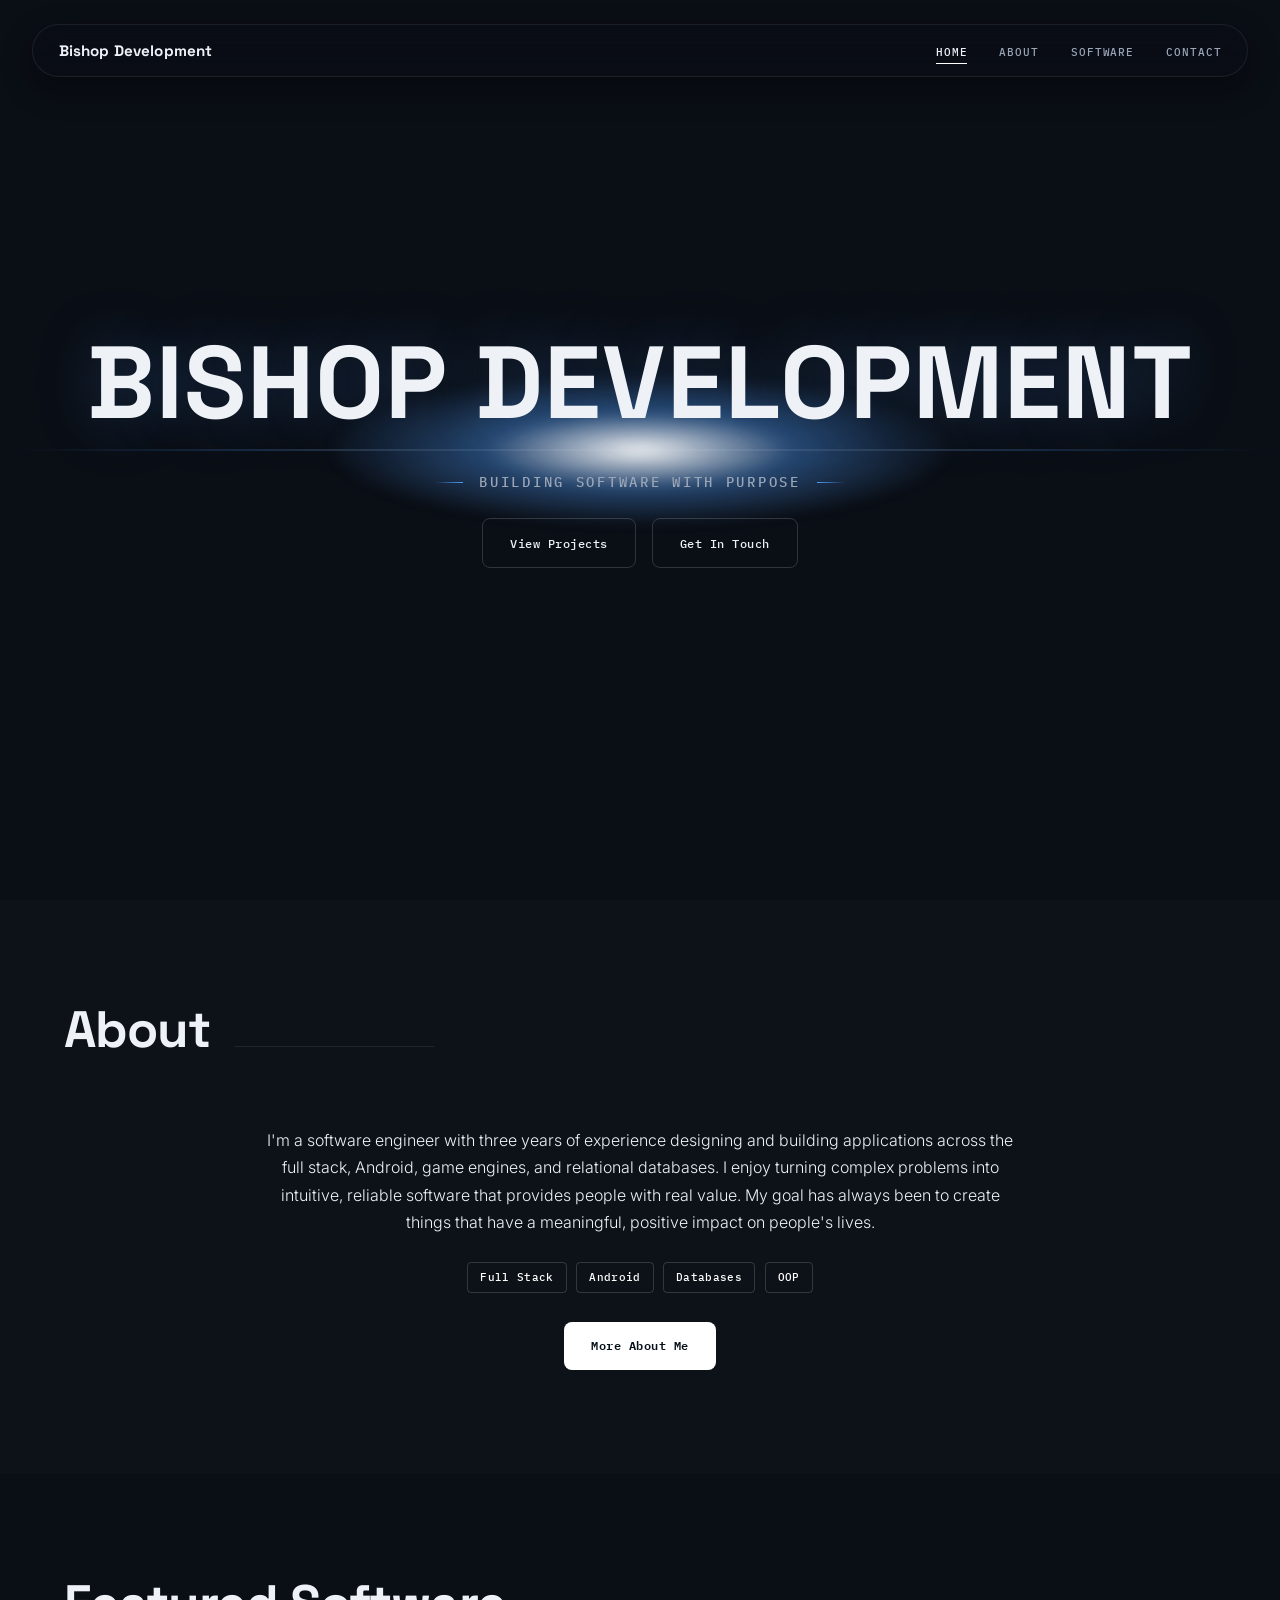
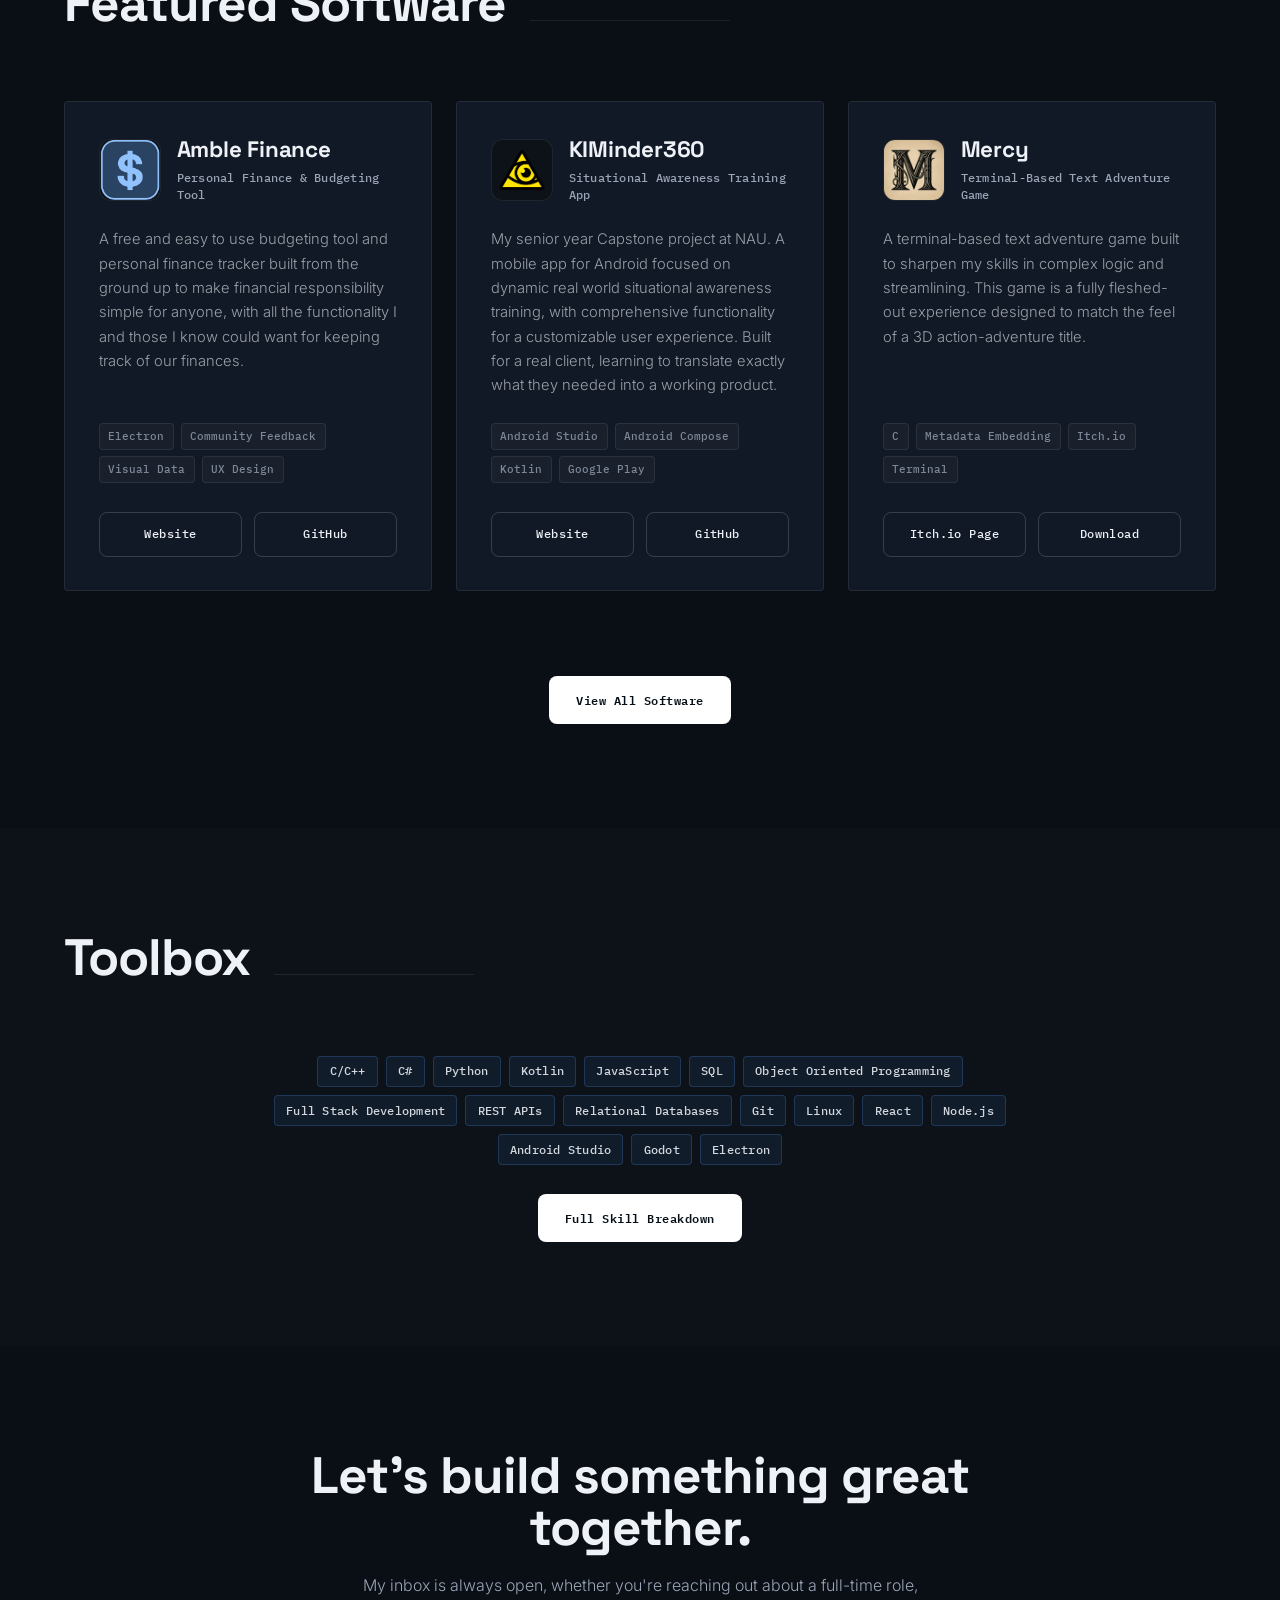
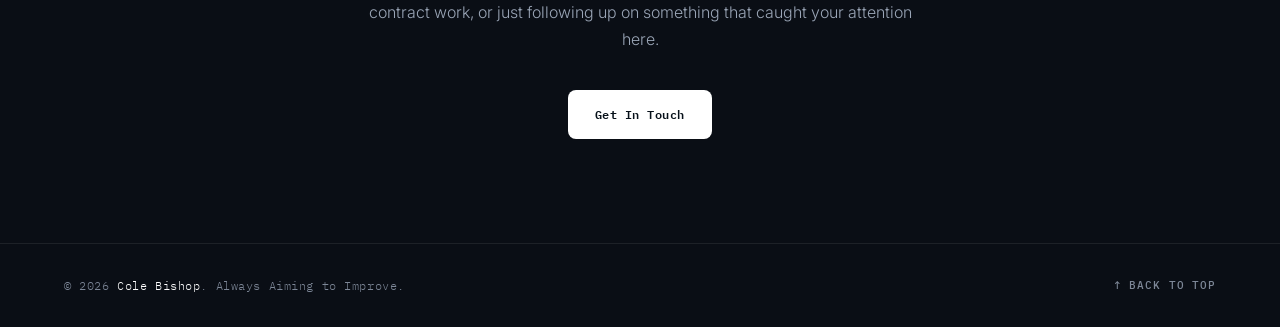
<file: index.html>
<!DOCTYPE html>
<html lang="en">
<head>
<meta charset="UTF-8" />
<meta name="viewport" content="width=device-width, initial-scale=1.0" />
<title>Bishop Development</title>
<link rel="preconnect" href="https://fonts.googleapis.com" />
<link rel="preconnect" href="https://fonts.gstatic.com" crossorigin />
<link href="https://fonts.googleapis.com/css2?family=Space+Grotesk:wght@500;600;700&family=Inter:wght@300;400;500;600&family=IBM+Plex+Mono:wght@400;500;600&display=swap" rel="stylesheet" />
<link rel="stylesheet" href="styles.css" />
<link rel="icon" href="favicon.ico" sizes="any" />
<link rel="icon" type="image/png" sizes="32x32" href="favicon-32.png" />
<link rel="icon" type="image/png" sizes="16x16" href="favicon-16.png" />
<link rel="apple-touch-icon" href="apple-touch-icon.png" />
</head>
<body>

<div id="top"></div>

<!-- NAV -->
<nav>
  <div class="nav-header">
    <button class="nav-menu-toggle" id="mobile-nav-toggle" aria-label="Toggle navigation" aria-expanded="false" aria-controls="nav-links">
      <span></span>
      <span></span>
      <span></span>
    </button>
    <a href="index.html" class="nav-brand">
      <span class="brand-full">Bishop Development</span>
      <span class="brand-short">Bishop Dev</span>
    </a>
  </div>
  <ul class="nav-links" id="nav-links">
    <li><a href="index.html" class="active">Home</a></li>
    <li><a href="about.html">About</a></li>
    <li><a href="software.html">Software</a></li>
    <li><a href="contact.html">Contact</a></li>
  </ul>
</nav>

<!-- HERO -->
<section class="hero" id="home">
  <div class="hero-bg-grid"></div>
  <div class="hero-horizon">
    <div class="hero-horizon-point"></div>
    <div class="hero-horizon-line"></div>
  </div>

  <div class="hero-content">
    <h1 class="hero-name">Bishop Development</h1>
    <p class="hero-subheading"><span>Building Software with Purpose</span></p>
    <div class="hero-actions">
      <a href="software.html" class="btn btn-ghost">View Projects</a>
      <a href="contact.html" class="btn btn-ghost">Get In Touch</a>
    </div>
  </div>
</section>

<!-- ABOUT TEASER -->
<section id="intro">
  <div class="section-header reveal">
    <div class="section-title-row">
      <h2 class="section-title">About</h2>
      <div class="section-line"></div>
    </div>
  </div>

  <div class="centered-block reveal">
    <p>I'm a software engineer with three years of experience designing and building applications across the full stack, Android, game engines, and relational databases. I enjoy turning complex problems into intuitive, reliable software that provides people with real value. My goal has always been to create things that have a meaningful, positive impact on people's lives.</p>
    <div class="about-tags">
      <span class="tag">Full Stack</span>
      <span class="tag">Android</span>
      <span class="tag">Databases</span>
      <span class="tag">OOP</span>
    </div>
    <a href="about.html" class="btn btn-primary">More About Me</a>
  </div>
</section>

<!-- FEATURED SOFTWARE -->
<section id="featured-software">
  <div class="section-header reveal">
    <div class="section-title-row">
      <h2 class="section-title">Featured Software</h2>
      <div class="section-line"></div>
    </div>
  </div>

  <div class="software-grid">
    <div class="software-card reveal">
      <div class="software-card-top">
        <div class="software-title-group">
          <div class="software-title">Amble Finance</div>
          <div class="software-subtitle">Personal Finance & Budgeting Tool</div>
        </div>
        <div class="software-logo-wrap">
          <img src="images/amble-finance-logo.png" alt="" class="software-logo">
        </div>
      </div>
      <p class="software-desc">A free and easy to use budgeting tool and personal finance tracker built from the ground up to make financial responsibility simple for anyone, with all the functionality I and those I know could want for keeping track of our finances.</p>
      <div class="software-stack">
        <span class="stack-tag">Electron</span>
        <span class="stack-tag">Community Feedback</span>
        <span class="stack-tag">Visual Data</span>
        <span class="stack-tag">UX Design</span>
      </div>
      <div class="software-actions">
        <a href="https://cogito11.github.io/Amble-Finance/" class="btn btn-ghost" target="_blank">Website</a>
        <a href="https://github.com/Cogito11/Amble-Finance" class="btn btn-ghost" target="_blank">GitHub</a>
      </div>
    </div>

    <div class="software-card reveal" style="transition-delay:0.1s">
      <div class="software-card-top">
        <div class="software-title-group">
          <div class="software-title">KIMinder360</div>
          <div class="software-subtitle">Situational Awareness Training App</div>
        </div>
        <div class="software-logo-wrap">
          <img src="images/kiminder360-logo.png" alt="" class="software-logo">
        </div>
      </div>
      <p class="software-desc">My senior year Capstone project at NAU. A mobile app for Android focused on dynamic real world situational awareness training, with comprehensive functionality for a customizable user experience. Built for a real client, learning to translate exactly what they needed into a working product.</p>
      <div class="software-stack">
        <span class="stack-tag">Android Studio</span>
        <span class="stack-tag">Android Compose</span>
        <span class="stack-tag">Kotlin</span>
        <span class="stack-tag">Google Play</span>
      </div>
      <div class="software-actions">
        <a href="https://sce.nau.edu/capstone/projects/CS/2026/KIMinder360_F25/index.html" class="btn btn-ghost" target="_blank">Website</a>
        <a href="https://github.com/Oracle451/KIMinder360MobileApp" class="btn btn-ghost" target="_blank">GitHub</a>
      </div>
    </div>

    <div class="software-card reveal" style="transition-delay:0.2s">
      <div class="software-card-top">
        <div class="software-title-group">
          <div class="software-title">Mercy</div>
          <div class="software-subtitle">Terminal-Based Text Adventure Game</div>
        </div>
        <div class="software-logo-wrap">
          <img src="images/mercy-logo.png" alt="" class="software-logo">
        </div>
      </div>
      <p class="software-desc">A terminal-based text adventure game built to sharpen my skills in complex logic and streamlining. This game is a fully fleshed-out experience designed to match the feel of a 3D action-adventure title.</p>
      <div class="software-stack">
        <span class="stack-tag">C</span>
        <span class="stack-tag">Metadata Embedding</span>
        <span class="stack-tag">Itch.io</span>
        <span class="stack-tag">Terminal</span>
      </div>
      <div class="software-actions">
        <a href="https://bluebazooka25.itch.io/mercy" class="btn btn-ghost" target="_blank">Itch.io Page</a>
        <a href="Mercy Install Package (Patch 1.0.7).zip" class="btn btn-ghost" download>Download</a>
      </div>
    </div>
  </div>

  <div class="centered-block reveal" style="margin-top:3.5rem;">
    <a href="software.html" class="btn btn-primary">View All Software</a>
  </div>
</section>

<!-- SKILLS STRIP -->
<section id="toolbox">
  <div class="section-header reveal">
    <div class="section-title-row">
      <h2 class="section-title">Toolbox</h2>
      <div class="section-line"></div>
    </div>
  </div>

  <div class="centered-block reveal">
    <div class="skill-list">
      <span class="skill-pill">C/C++</span>
      <span class="skill-pill">C#</span>
      <span class="skill-pill">Python</span>
      <span class="skill-pill">Kotlin</span>
      <span class="skill-pill">JavaScript</span>
      <span class="skill-pill">SQL</span>
      <span class="skill-pill">Object Oriented Programming</span>
      <span class="skill-pill">Full Stack Development</span>
      <span class="skill-pill">REST APIs</span>
      <span class="skill-pill">Relational Databases</span>
      <span class="skill-pill">Git</span>
      <span class="skill-pill">Linux</span>
      <span class="skill-pill">React</span>
      <span class="skill-pill">Node.js</span>
      <span class="skill-pill">Android Studio</span>
      <span class="skill-pill">Godot</span>
      <span class="skill-pill">Electron</span>
    </div>
    <a href="about.html" class="btn btn-primary">Full Skill Breakdown</a>
  </div>
</section>

<!-- CONTACT CTA -->
<section id="contact-cta">
  <div class="centered-block reveal">
    <h2 class="section-title" style="margin-bottom:1.2rem;">Let's build something great together.</h2>
    <p style="color:var(--ink-soft); font-weight:300; max-width:560px; margin:0 auto 0.5rem;">My inbox is always open, whether you're reaching out about a full-time role, contract work, or just following up on something that caught your attention here.</p>
    <a href="contact.html" class="btn btn-primary">Get In Touch</a>
  </div>
</section>

<!-- FOOTER -->
<footer>
  <div class="footer-copy">© 2026 <span>Cole Bishop</span>. Always Aiming to Improve.</div>
  <a href="#top" class="footer-scroll">↑ Back to top</a>
</footer>

<script src="main.js"></script>
</body>
</html>
</file>
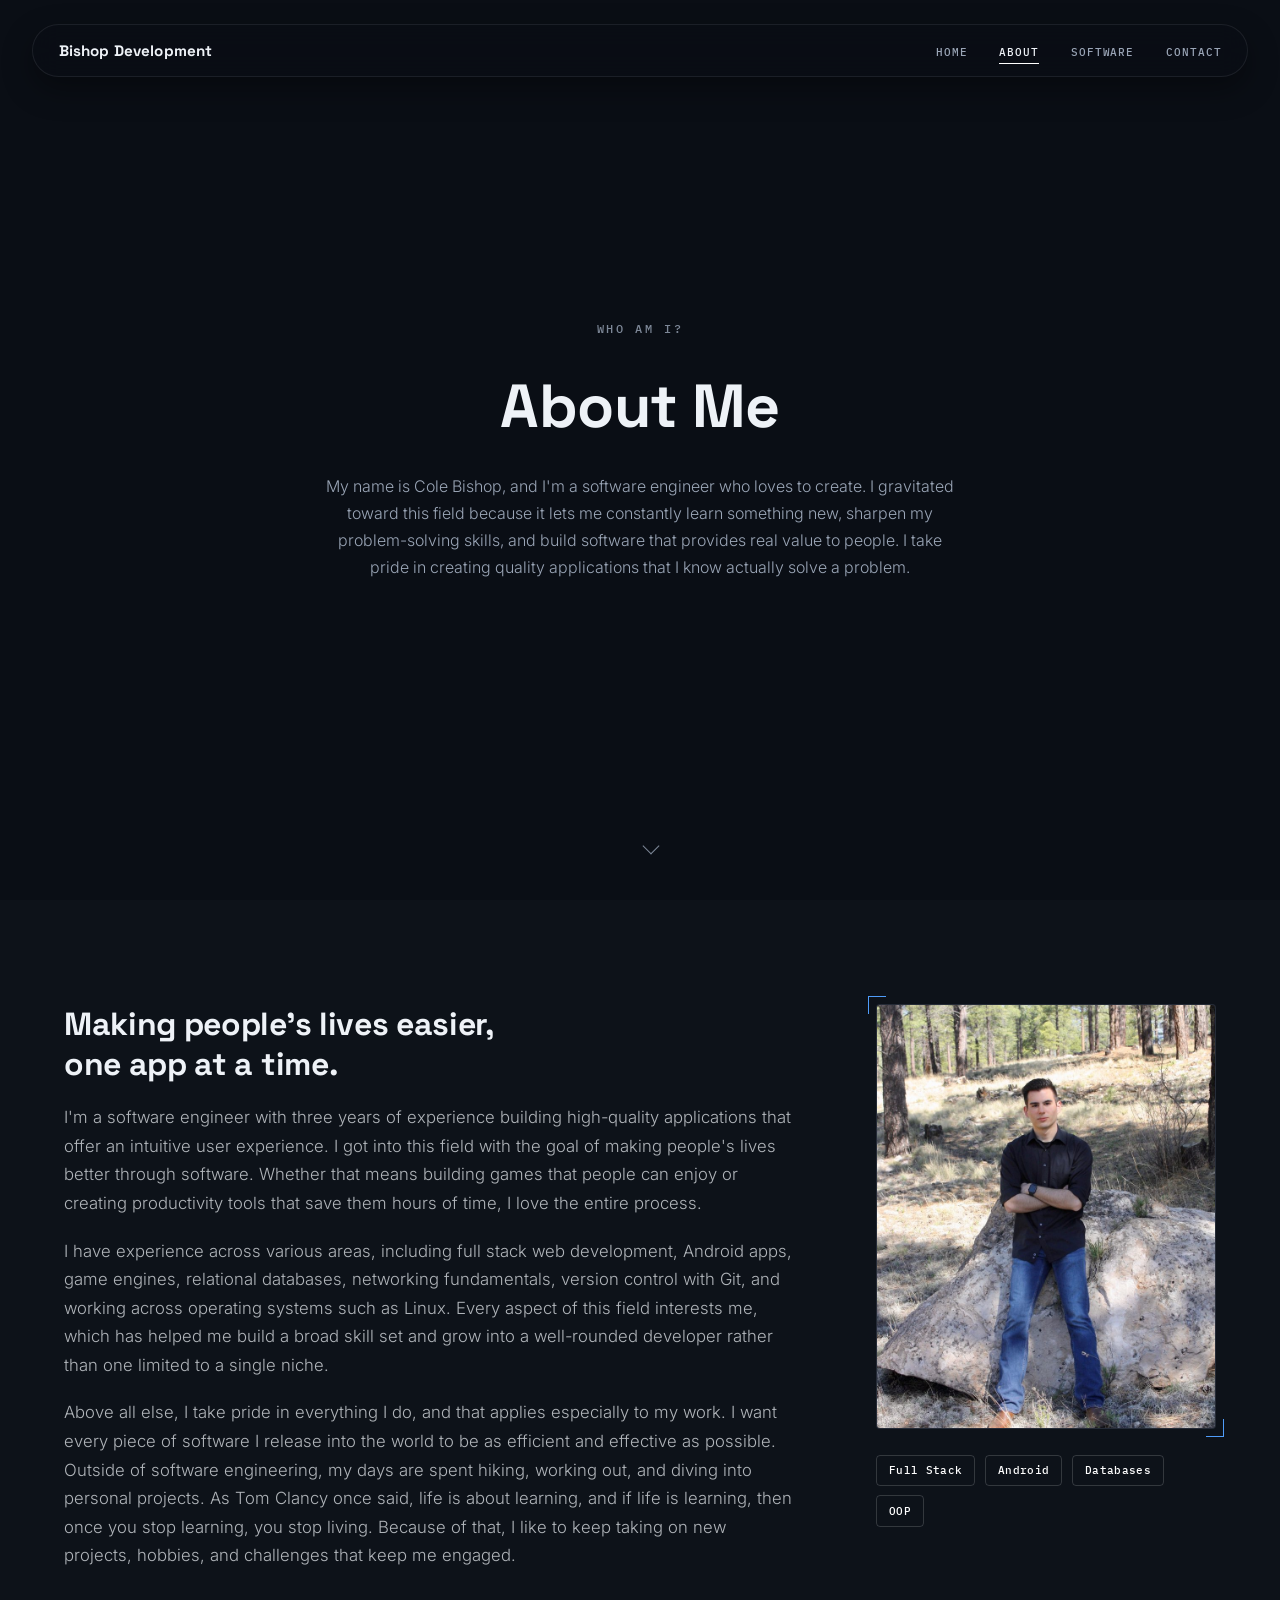
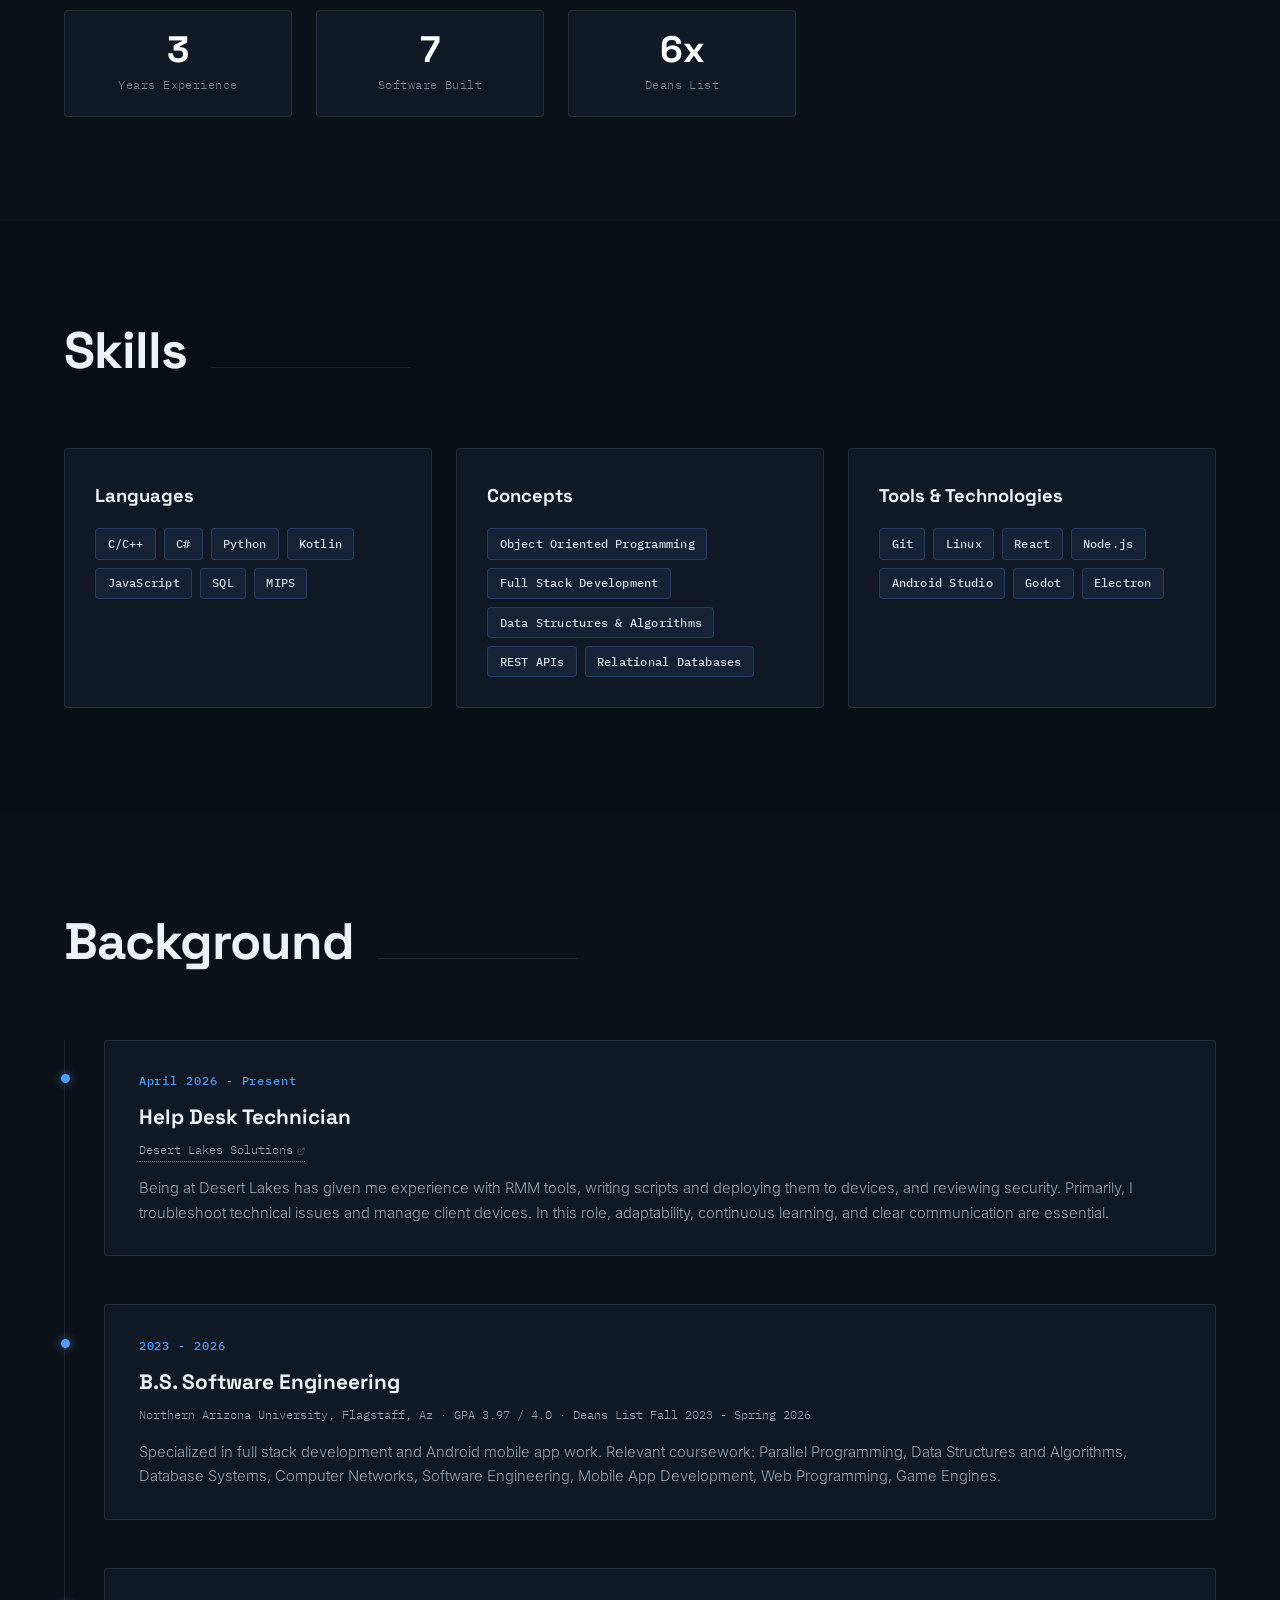
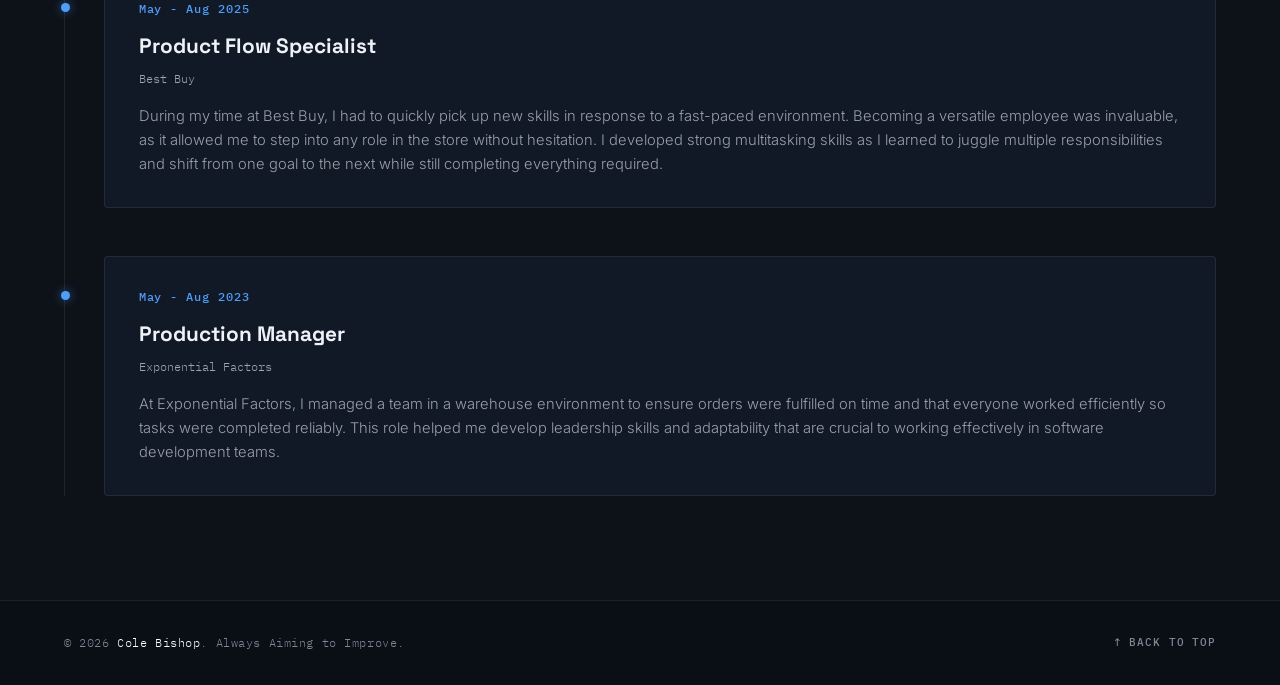
<file: about.html>
<!DOCTYPE html>
<html lang="en">
<head>
<meta charset="UTF-8" />
<meta name="viewport" content="width=device-width, initial-scale=1.0" />
<title>Bishop Development</title>
<link rel="preconnect" href="https://fonts.googleapis.com" />
<link rel="preconnect" href="https://fonts.gstatic.com" crossorigin />
<link href="https://fonts.googleapis.com/css2?family=Space+Grotesk:wght@500;600;700&family=Inter:wght@300;400;500;600&family=IBM+Plex+Mono:wght@400;500;600&display=swap" rel="stylesheet" />
<link rel="stylesheet" href="styles.css" />
<link rel="icon" href="favicon.ico" sizes="any" />
<link rel="icon" type="image/png" sizes="32x32" href="favicon-32.png" />
<link rel="icon" type="image/png" sizes="16x16" href="favicon-16.png" />
<link rel="apple-touch-icon" href="apple-touch-icon.png" />
</head>
<body>

<div id="top"></div>

<!-- NAV -->
<nav>
  <div class="nav-header">
    <button class="nav-menu-toggle" id="mobile-nav-toggle" aria-label="Toggle navigation" aria-expanded="false" aria-controls="nav-links">
      <span></span>
      <span></span>
      <span></span>
    </button>
    <a href="index.html" class="nav-brand">
      <span class="brand-full">Bishop Development</span>
      <span class="brand-short">Bishop Dev</span>
    </a>
  </div>
  <ul class="nav-links" id="nav-links">
    <li><a href="index.html">Home</a></li>
    <li><a href="about.html" class="active">About</a></li>
    <li><a href="software.html">Software</a></li>
    <li><a href="contact.html">Contact</a></li>
  </ul>
</nav>

<!-- PAGE HERO -->
<header class="page-hero">
  <div class="hero-bg-grid"></div>
  <div class="page-hero-eyebrow">Who Am I?</div>
  <h1>About Me</h1>
  <p>My name is Cole Bishop, and I'm a software engineer who loves to create. I gravitated toward this field because it lets me constantly learn something new, sharpen my problem-solving skills, and build software that provides real value to people. I take pride in creating quality applications that I know actually solve a problem.</p>
  <div class="scroll-hint" aria-hidden="true"></div>
</header>

<!-- ABOUT -->
<section id="about">
  <div class="about-grid">
    <div class="about-photo-wrapper reveal">
      <div class="about-photo">
        <div class="photo-frame bracket-frame" style="padding: 0;">
          <img src="images/Headshot.JPEG" alt="Cole Bishop" style="width: 100%; height: 100%; object-fit: cover; display: block;" />
        </div>
      </div>
      <div class="about-tags">
        <span class="tag">Full Stack</span>
        <span class="tag">Android</span>
        <span class="tag">Databases</span>
        <span class="tag">OOP</span>
      </div>
    </div>

    <div class="about-text reveal" style="transition-delay:0.15s">
      <h3>Making people's lives easier,<br />one app at a time.</h3>
      <p>I'm a software engineer with three years of experience building high-quality applications that offer an intuitive user experience. I got into this field with the goal of making people's lives better through software. Whether that means building games that people can enjoy or creating productivity tools that save them hours of time, I love the entire process.</p>
      <p>I have experience across various areas, including full stack web development, Android apps, game engines, relational databases, networking fundamentals, version control with Git, and working across operating systems such as Linux. Every aspect of this field interests me, which has helped me build a broad skill set and grow into a well-rounded developer rather than one limited to a single niche.</p>
      <p>Above all else, I take pride in everything I do, and that applies especially to my work. I want every piece of software I release into the world to be as efficient and effective as possible. Outside of software engineering, my days are spent hiking, working out, and diving into personal projects. As Tom Clancy once said, life is about learning, and if life is learning, then once you stop learning, you stop living. Because of that, I like to keep taking on new projects, hobbies, and challenges that keep me engaged.</p>

      <div class="stats-row">
        <div class="stat-box">
          <div class="stat-num">3</div>
          <div class="stat-label">Years Experience</div>
        </div>
        <div class="stat-box">
          <div class="stat-num">7</div>
          <div class="stat-label">Software Built</div>
        </div>
        <div class="stat-box">
          <div class="stat-num">6x</div>
          <div class="stat-label">Deans List</div>
        </div>
      </div>
    </div>
  </div>
</section>

<!-- SKILLS -->
<section id="skills">
  <div class="section-header reveal">
    <div class="section-title-row">
      <h2 class="section-title">Skills</h2>
      <div class="section-line"></div>
    </div>
  </div>

  <div class="skills-grid">
    <div class="skill-category reveal">
      <div class="skill-cat-title">Languages</div>
      <div class="skill-list">
        <span class="skill-pill">C/C++</span>
        <span class="skill-pill">C#</span>
        <span class="skill-pill">Python</span>
        <span class="skill-pill">Kotlin</span>
        <span class="skill-pill">JavaScript</span>
        <span class="skill-pill">SQL</span>
        <span class="skill-pill">MIPS</span>
      </div>
    </div>
    <div class="skill-category reveal" style="transition-delay:0.1s">
      <div class="skill-cat-title">Concepts</div>
      <div class="skill-list">
        <span class="skill-pill">Object Oriented Programming</span>
        <span class="skill-pill">Full Stack Development</span>
        <span class="skill-pill">Data Structures & Algorithms</span>
        <span class="skill-pill">REST APIs</span>
        <span class="skill-pill">Relational Databases</span>
      </div>
    </div>
    <div class="skill-category reveal" style="transition-delay:0.2s">
      <div class="skill-cat-title">Tools & Technologies</div>
      <div class="skill-list">
        <span class="skill-pill">Git</span>
        <span class="skill-pill">Linux</span>
        <span class="skill-pill">React</span>
        <span class="skill-pill">Node.js</span>
        <span class="skill-pill">Android Studio</span>
        <span class="skill-pill">Godot</span>
        <span class="skill-pill">Electron</span>
      </div>
    </div>
  </div>
</section>

<!-- BACKGROUND -->
<section id="background">
  <div class="section-header reveal">
    <div class="section-title-row">
      <h2 class="section-title">Background</h2>
      <div class="section-line"></div>
    </div>
  </div>

  <div class="edu-timeline">
    <div class="edu-item reveal" style="transition-delay:0.3s">
      <div class="edu-year">April 2026 - Present</div>
      <div class="edu-degree">Help Desk Technician</div>
      <div class="edu-school"><a href="https://desertlakes.io/" target="_blank" rel="noopener">Desert Lakes Solutions<svg viewBox="0 0 24 24" fill="none" stroke="currentColor" stroke-width="2" stroke-linecap="round" stroke-linejoin="round" aria-hidden="true"><path d="M18 13v6a2 2 0 0 1-2 2H5a2 2 0 0 1-2-2V8a2 2 0 0 1 2-2h6"/><polyline points="15 3 21 3 21 9"/><line x1="10" y1="14" x2="21" y2="3"/></svg></a></div>
      <div class="edu-desc">Being at Desert Lakes has given me experience with RMM tools, writing scripts and deploying them to devices, and reviewing security. Primarily, I troubleshoot technical issues and manage client devices. In this role, adaptability, continuous learning, and clear communication are essential.</div>
    </div>

    <div class="edu-item reveal">
      <div class="edu-year">2023 - 2026</div>
      <div class="edu-degree">B.S. Software Engineering</div>
      <div class="edu-school">Northern Arizona University, Flagstaff, Az · GPA 3.97 / 4.0 · Deans List Fall 2023 - Spring 2026</div>
      <div class="edu-desc">Specialized in full stack development and Android mobile app work. Relevant coursework: Parallel Programming, Data Structures and Algorithms, Database Systems, Computer Networks, Software Engineering, Mobile App Development, Web Programming, Game Engines.</div>
    </div>

    <div class="edu-item reveal" style="transition-delay:0.3s">
      <div class="edu-year">May - Aug 2025</div>
      <div class="edu-degree">Product Flow Specialist</div>
      <div class="edu-school">Best Buy</div>
      <div class="edu-desc">During my time at Best Buy, I had to quickly pick up new skills in response to a fast-paced environment. Becoming a versatile employee was invaluable, as it allowed me to step into any role in the store without hesitation. I developed strong multitasking skills as I learned to juggle multiple responsibilities and shift from one goal to the next while still completing everything required.</div>
    </div>

    <div class="edu-item reveal" style="transition-delay:0.15s">
      <div class="edu-year">May - Aug 2023</div>
      <div class="edu-degree">Production Manager</div>
      <div class="edu-school">Exponential Factors</div>
      <div class="edu-desc">At Exponential Factors, I managed a team in a warehouse environment to ensure orders were fulfilled on time and that everyone worked efficiently so tasks were completed reliably. This role helped me develop leadership skills and adaptability that are crucial to working effectively in software development teams.</div>
    </div>
  </div>
</section>

<!-- FOOTER -->
<footer>
  <div class="footer-copy">© 2026 <span>Cole Bishop</span>. Always Aiming to Improve.</div>
  <a href="#top" class="footer-scroll">↑ Back to top</a>
</footer>

<script src="main.js"></script>
</body>
</html>
</file>
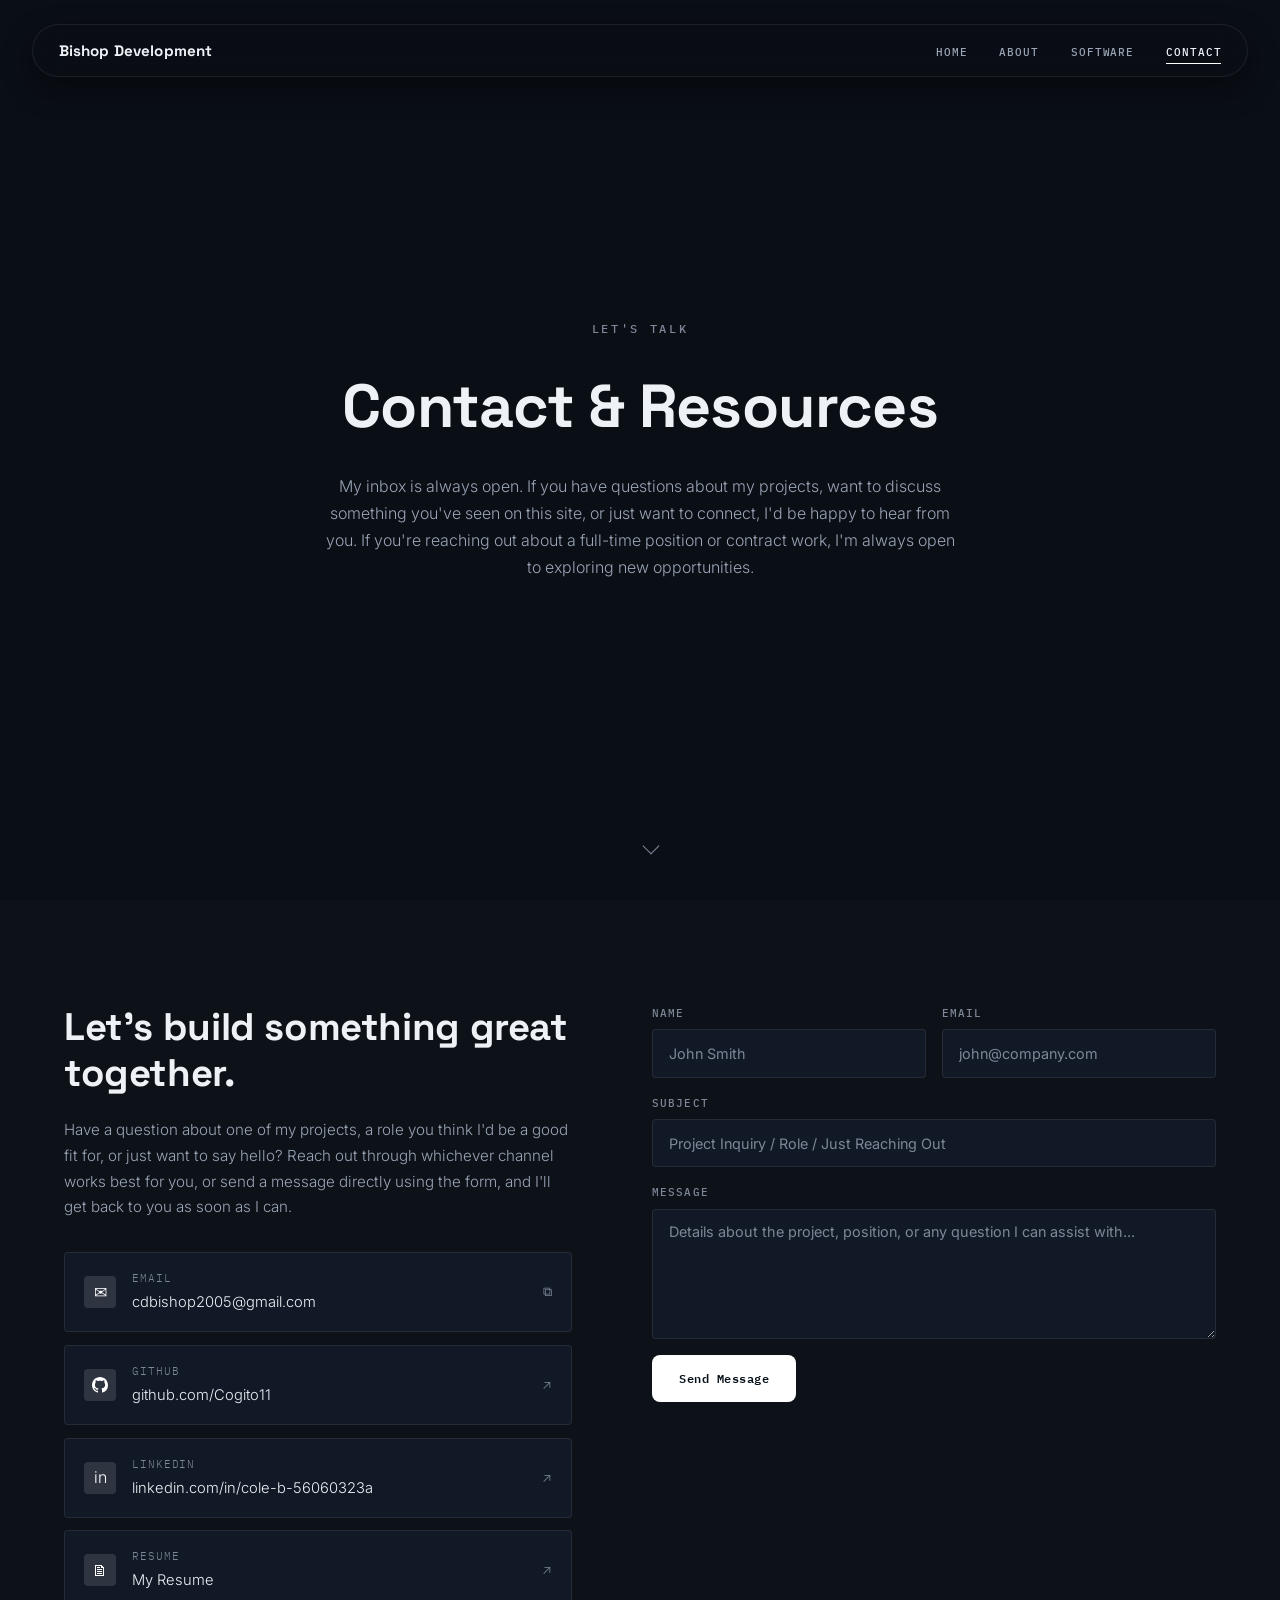
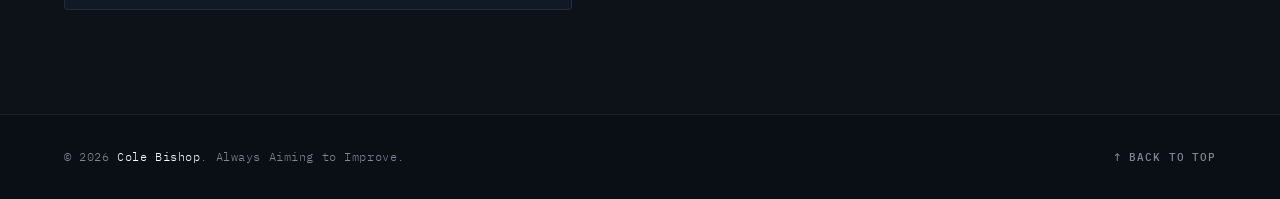
<file: contact.html>
<!DOCTYPE html>
<html lang="en">
<head>
<meta charset="UTF-8" />
<meta name="viewport" content="width=device-width, initial-scale=1.0" />
<title>Bishop Development</title>
<link rel="preconnect" href="https://fonts.googleapis.com" />
<link rel="preconnect" href="https://fonts.gstatic.com" crossorigin />
<link href="https://fonts.googleapis.com/css2?family=Space+Grotesk:wght@500;600;700&family=Inter:wght@300;400;500;600&family=IBM+Plex+Mono:wght@400;500;600&display=swap" rel="stylesheet" />
<link rel="stylesheet" href="styles.css" />
<link rel="icon" href="favicon.ico" sizes="any" />
<link rel="icon" type="image/png" sizes="32x32" href="favicon-32.png" />
<link rel="icon" type="image/png" sizes="16x16" href="favicon-16.png" />
<link rel="apple-touch-icon" href="apple-touch-icon.png" />
</head>
<body>

<div id="top"></div>

<!-- NAV -->
<nav>
  <div class="nav-header">
    <button class="nav-menu-toggle" id="mobile-nav-toggle" aria-label="Toggle navigation" aria-expanded="false" aria-controls="nav-links">
      <span></span>
      <span></span>
      <span></span>
    </button>
    <a href="index.html" class="nav-brand">
      <span class="brand-full">Bishop Development</span>
      <span class="brand-short">Bishop Dev</span>
    </a>
  </div>
  <ul class="nav-links" id="nav-links">
    <li><a href="index.html">Home</a></li>
    <li><a href="about.html">About</a></li>
    <li><a href="software.html">Software</a></li>
    <li><a href="contact.html" class="active">Contact</a></li>
  </ul>
</nav>

<!-- PAGE HERO -->
<header class="page-hero">
  <div class="hero-bg-grid"></div>
  <div class="page-hero-eyebrow">Let's Talk</div>
  <h1>Contact & Resources</h1>
  <p>My inbox is always open. If you have questions about my projects, want to discuss something you've seen on this site, or just want to connect, I'd be happy to hear from you. If you're reaching out about a full-time position or contract work, I'm always open to exploring new opportunities.</p>
  <div class="scroll-hint" aria-hidden="true"></div>
</header>

<!-- CONTACT -->
<section id="contact">
  <div class="contact-wrapper">
    <div class="contact-left reveal">
      <h3>Let's build something great together.</h3>
      <p>Have a question about one of my projects, a role you think I'd be a good fit for, or just want to say hello? Reach out through whichever channel works best for you, or send a message directly using the form, and I'll get back to you as soon as I can.</p>

      <div class="contact-links">
        <a href="https://mail.google.com/mail/?view=cm&to=cdbishop2005@gmail.com" target="_blank" class="contact-link">
		  <div class="contact-link-icon">✉</div>
		  <div class="contact-link-text">
			<div class="contact-link-label">Email</div>
			<div class="contact-link-value">cdbishop2005@gmail.com</div>
		  </div>
		  <span class="contact-link-arrow"
			title="Copy email"
			onclick="event.preventDefault(); navigator.clipboard.writeText('cdbishop2005@gmail.com'); this.textContent='✓';"
			style="cursor:pointer; transition: color 0.2s;">
			⧉
		  </span>
		</a>

        <a href="https://github.com/Cogito11" class="contact-link" target="_blank">
          <div class="contact-link-icon icon-github">
            <svg width="16" height="16" fill="currentColor" viewBox="0 0 24 24"><path d="M12 0C5.37 0 0 5.37 0 12c0 5.31 3.435 9.795 8.205 11.385.6.105.825-.255.825-.57 0-.285-.015-1.23-.015-2.235-3.015.555-3.795-.735-4.035-1.41-.135-.345-.72-1.41-1.23-1.695-.42-.225-1.02-.78-.015-.795.945-.015 1.62.87 1.845 1.23 1.08 1.815 2.805 1.305 3.495.99.105-.78.42-1.305.765-1.605-2.67-.3-5.46-1.335-5.46-5.925 0-1.305.465-2.385 1.23-3.225-.12-.3-.54-1.53.12-3.18 0 0 1.005-.315 3.3 1.23.96-.27 1.98-.405 3-.405s2.04.135 3 .405c2.295-1.56 3.3-1.23 3.3-1.23.66 1.65.24 2.88.12 3.18.765.84 1.23 1.905 1.23 3.225 0 4.605-2.805 5.625-5.475 5.925.435.375.81 1.095.81 2.22 0 1.605-.015 2.895-.015 3.3 0 .315.225.69.825.57A12.02 12.02 0 0 0 24 12c0-6.63-5.37-12-12-12z"/></svg>
          </div>
          <div class="contact-link-text">
            <div class="contact-link-label">GitHub</div>
            <div class="contact-link-value">github.com/Cogito11</div>
          </div>
          <span class="contact-link-arrow"></span>
        </a>

        <a href="https://www.linkedin.com/in/cole-b-56060323a/" class="contact-link" target="_blank">
          <div class="contact-link-icon">in</div>
          <div class="contact-link-text">
            <div class="contact-link-label">LinkedIn</div>
            <div class="contact-link-value">linkedin.com/in/cole-b-56060323a</div>
          </div>
          <span class="contact-link-arrow"></span>
        </a>

        <a href="Cole_Bishop_Software_Engineer_Resume.pdf" class="contact-link" target="_blank">
          <div class="contact-link-icon">🗎</div>
          <div class="contact-link-text">
            <div class="contact-link-label">Resume</div>
            <div class="contact-link-value">My Resume</div>
          </div>
          <span class="contact-link-arrow"></span>
        </a>
      </div>
    </div>

    <div class="reveal" style="transition-delay:0.15s">
      <div class="contact-form">
        <div class="form-row">
          <div class="form-group">
            <label class="form-label" for="contact-name">Name</label>
            <input type="text" id="contact-name" class="form-input" placeholder="John Smith" />
          </div>
          <div class="form-group">
            <label class="form-label" for="contact-email">Email</label>
            <input type="email" id="contact-email" class="form-input" placeholder="john@company.com" />
          </div>
        </div>
        <div class="form-group">
          <label class="form-label" for="contact-subject">Subject</label>
          <input type="text" id="contact-subject" class="form-input" placeholder="Project Inquiry / Role / Just Reaching Out" />
        </div>
        <div class="form-group">
          <label class="form-label" for="contact-message">Message</label>
          <textarea id="contact-message" class="form-textarea" placeholder="Details about the project, position, or any question I can assist with..."></textarea>
        </div>
        <button class="btn btn-primary" style="align-self:flex-start; border:none;" onclick="sendEmail()">Send Message</button>
      </div>
    </div>
  </div>
</section>

<!-- FOOTER -->
<footer>
  <div class="footer-copy">© 2026 <span>Cole Bishop</span>. Always Aiming to Improve.</div>
  <a href="#top" class="footer-scroll">↑ Back to top</a>
</footer>

<script src="main.js"></script>
</body>
</html>
</file>
<file: styles.css>
:root {
  --bg: #0a0e15;
  --bg2: #0d1219;
  --bg-panel: #121926;
  --bg-panel-hover: #182130;
  --line: rgba(255,255,255,0.08);
  --line-strong: rgba(255,255,255,0.16);
  --ink: #eef2f7;
  --ink-soft: #9aa5b6;
  --ink-faint: #7d8797;
  --azure: #4f9cf9;
  --azure-deep: #1f5c99;
  --azure-glow: rgba(79,156,249,0.16);
  --ok: #5fc98f;
  --font-display: 'Space Grotesk', sans-serif;
  --font-body: 'Inter', sans-serif;
  --font-mono: 'IBM Plex Mono', monospace;
}

*, *::before, *::after { box-sizing: border-box; margin: 0; padding: 0; }

html { scroll-behavior: smooth; }

body {
  background: var(--bg);
  color: var(--ink);
  font-family: var(--font-body);
  font-weight: 300;
  line-height: 1.7;
  overflow-x: hidden;
}

::selection { background: var(--azure-glow); color: var(--ink); }

/* NAV */
nav {
  position: fixed; top: 1.5rem; left: 2rem; right: 2rem;
  z-index: 100;
  display: flex; align-items: center; justify-content: space-between;
  gap: 1.5rem;
  background: rgba(10,14,21,0.78);
  -webkit-backdrop-filter: blur(14px);
  backdrop-filter: blur(14px);
  border: 1px solid var(--line);
  border-radius: 999px;
  padding: 0.75rem 1.6rem;
  box-shadow: 0 12px 30px rgba(0,0,0,0.35);
}

.nav-menu-toggle {
  display: none;
  flex-direction: column;
  gap: 0.28rem;
  background: transparent;
  border: none;
  padding: 0.4rem;
  cursor: pointer;
}

.nav-menu-toggle span {
  display: block;
  width: 1.15rem;
  height: 2px;
  background: var(--ink);
  border-radius: 999px;
}

.nav-links {
  display: flex; align-items: center; gap: 2rem; list-style: none;
}
.nav-links a {
  font-family: var(--font-mono);
  font-size: 0.7rem;
  font-weight: 500;
  color: var(--ink-soft);
  text-decoration: none;
  letter-spacing: 0.08em;
  text-transform: uppercase;
  transition: color 0.2s;
  position: relative;
  white-space: nowrap;
}
.nav-links a::after {
  content: '';
  position: absolute; bottom: -5px; left: 0;
  width: 0; height: 1px;
  background: #ffffff;
  transition: width 0.25s ease;
}
.nav-links a:hover { color: var(--ink); }
.nav-links a:hover::after { width: 100%; }
.nav-links a.active { color: var(--ink); }
.nav-links a.active::after { width: 100%; background: #ffffff; }

.nav-header {
  display: flex; align-items: center; gap: 1rem;
}
.nav-brand {
  font-family: var(--font-display);
  font-weight: 700;
  font-size: 0.95rem;
  letter-spacing: 0.01em;
  color: var(--ink);
  white-space: nowrap;
  text-decoration: none;
  cursor: pointer;
  transition: color 0.2s;
  position: relative;
}
.nav-brand:hover { color: var(--ink-soft); }
.nav-brand .brand-short { display: none; }

/* HERO */
.hero {
  min-height: 100vh;
  min-height: 100svh;
  display: flex;
  flex-direction: column;
  align-items: center;
  justify-content: center;
  padding: 4rem;
  position: relative;
  overflow: hidden;
  text-align: center;
}

.hero-bg-grid {
  display: none;
}

/* HORIZON LIGHT: a soft point behind BISHOP that thins out into a
   horizontal line spanning the hero */
.hero-horizon {
  position: absolute;
  top: 50%; left: 50%;
  transform: translate(-50%, -50%);
  width: 100%;
  max-width: 1400px;
  height: 220px;
  pointer-events: none;
  z-index: 0;
}

.hero-horizon-point {
  position: absolute;
  top: 50%; left: 50%;
  transform: translate(-50%, -50%);
  width: 620px; height: 150px;
  border-radius: 50%;
  background: radial-gradient(ellipse, rgba(255,255,255,0.95) 0%, rgba(79,156,249,0.4) 35%, transparent 72%);
  filter: blur(6px);
  opacity: 0;
  animation: horizonGlow 2.4s ease 0.3s forwards, horizonPulse 5s ease-in-out 2.7s infinite;
}

.hero-horizon-line {
  position: absolute;
  top: 50%; left: 50%;
  transform: translate(-50%, -50%) scaleX(0);
  transform-origin: center;
  width: 100%; height: 1px;
  background: linear-gradient(90deg,
    transparent 0%,
    rgba(79,156,249,0.4) 20%,
    rgba(255,255,255,0.9) 50%,
    rgba(79,156,249,0.4) 80%,
    transparent 100%);
  box-shadow: 0 0 14px 1px rgba(255,255,255,0.45);
  /* soften the line right where it runs behind BISHOP, instead of
     letting it cut a hard edge across the letters */
  mask-image: radial-gradient(ellipse 30% 100% at 50% 50%,
    rgba(0,0,0,0.08) 0%,
    rgba(0,0,0,0.35) 55%,
    black 100%);
  -webkit-mask-image: radial-gradient(ellipse 30% 100% at 50% 50%,
    rgba(0,0,0,0.08) 0%,
    rgba(0,0,0,0.35) 55%,
    black 100%);
  animation: horizonLine 1.6s cubic-bezier(0.16, 1, 0.3, 1) 0.5s forwards;
}

.hero-content {
  position: relative;
  z-index: 1;
  display: flex;
  flex-direction: column;
  align-items: center;
}

.hero-name {
  font-family: var(--font-display);
  font-size: clamp(2.6rem, 8vw, 6.6rem);
  font-weight: 700;
  line-height: 1;
  letter-spacing: 0.01em;
  text-transform: uppercase;
  margin-bottom: 1.4rem;
  color: var(--ink);
  text-shadow: 0 0 60px rgba(79,156,249,0.25);
  opacity: 0;
  animation: fadeUp 0.9s ease 0.5s forwards;
}

.hero-name span { color: var(--azure); }

.hero-subheading {
  display: flex;
  align-items: center;
  gap: 1rem;
  opacity: 0;
  position: relative;
  top: 15px;
  animation: fadeUp 0.9s ease 0.75s forwards;
}

.hero-subheading::before,
.hero-subheading::after {
  content: '';
  width: 28px; height: 1px;
  background: linear-gradient(90deg, transparent, var(--azure));
}
.hero-subheading::after { background: linear-gradient(90deg, var(--azure), transparent); }

.hero-subheading span {
  font-family: var(--font-mono);
  font-size: 0.85rem;
  font-weight: 500;
  color: var(--ink-soft);
  letter-spacing: 0.2em;
  text-transform: uppercase;
  white-space: nowrap;
}

.hero-actions {
  display: flex;
  align-items: center;
  gap: 1rem;
  flex-wrap: wrap;
  justify-content: center;
  margin-top: 2.4rem;
  opacity: 0;
  animation: fadeUp 0.9s ease 0.95s forwards;
}

.btn {
  display: inline-flex; align-items: center; gap: 0.5rem;
  padding: 0.85rem 1.7rem;
  font-family: var(--font-mono);
  font-size: 0.78rem;
  font-weight: 500;
  letter-spacing: 0.04em;
  text-decoration: none;
  border-radius: 8px;
  transition: all 0.25s;
  cursor: pointer;
}
.btn-primary {
  background: #ffffff;
  color: #061019;
  font-weight: 600;
}
.btn-primary:hover { transform: translateY(-2px); box-shadow: 0 12px 30px rgba(255,255,255,0.22); }
.btn-ghost {
  border: 1px solid var(--line-strong);
  color: var(--ink);
}
.btn-ghost:hover { border-color: #ffffff; color: #ffffff; transform: translateY(-2px); }

.status-dot {
  width: 7px; height: 7px;
  border-radius: 50%;
  background: var(--ok);
  box-shadow: 0 0 8px var(--ok);
  animation: pulse 2s ease-in-out infinite;
}
@keyframes pulse {
  0%, 100% { opacity: 1; }
  50% { opacity: 0.4; }
}

/* CORNER BRACKET SIGNATURE */
.bracket-frame { position: relative; }
.bracket-frame::before, .bracket-frame::after {
  content: '';
  position: absolute;
  width: 18px; height: 18px;
  border: 1.5px solid var(--azure);
  pointer-events: none;
}
.bracket-frame::before { top: -9px; left: -9px; border-right: none; border-bottom: none; }
.bracket-frame::after { bottom: -9px; right: -9px; border-left: none; border-top: none; }

/* SECTIONS */
section { padding: 6.5rem 4rem; position: relative; }
section:nth-child(even) { background: var(--bg2); }

/* PAGE HERO: compact header used on every page other than Home, keeps
   the same visual language (dot grid, mono eyebrow) without the full
   viewport-height treatment of the homepage hero. */
.page-hero {
  min-height: 100vh;
  min-height: 100svh;
  display: flex; flex-direction: column; align-items: center; justify-content: center;
  padding: 4rem;
  position: relative;
  overflow: hidden;
  text-align: center;
}
.page-hero-eyebrow {
  font-family: var(--font-mono);
  font-size: 0.75rem;
  font-weight: 500;
  letter-spacing: 0.22em;
  text-transform: uppercase;
  color: var(--ink-faint);
  margin-bottom: 1rem;
  position: relative; z-index: 1;
}
.page-hero h1 {
  font-family: var(--font-display);
  font-size: clamp(2.3rem, 5.5vw, 3.8rem);
  font-weight: 700;
  letter-spacing: -0.01em;
  color: var(--ink);
  margin-bottom: 0.9rem;
  position: relative; z-index: 1;
}
.page-hero p {
  font-family: var(--font-body, inherit);
  font-size: 1rem;
  font-weight: 300;
  color: var(--ink-soft);
  line-height: 1.7;
  max-width: 640px;
  position: relative; z-index: 1;
}

.scroll-hint {
  position: absolute;
  bottom: 2.4rem; left: 50%;
  width: 22px; height: 22px;
  z-index: 1;
  animation: scrollHintBounce 2s ease-in-out infinite;
}
.scroll-hint::before {
  content: '';
  position: absolute;
  top: 0; left: 5px;
  width: 12px; height: 12px;
  border-left: 1.5px solid var(--ink-faint);
  border-bottom: 1.5px solid var(--ink-faint);
  transform: rotate(-45deg);
}
@keyframes scrollHintBounce {
  0%, 100% { transform: translateX(-50%) translateY(0); opacity: 0.45; }
  50% { transform: translateX(-50%) translateY(8px); opacity: 1; }
}

/* Reusable centered content block, used on Home for the About teaser
   and Skills strip so they don't need the two-column About layout. */
.centered-block {
  max-width: 760px;
  margin: 0 auto;
  text-align: center;
}
.centered-block .about-tags,
.centered-block .skill-list { justify-content: center; }
.centered-block .btn { margin-top: 1.8rem; }

.section-header {
  display: flex; flex-direction: column; gap: 1rem;
  margin-bottom: 4.5rem;
}
.section-title-row {
  display: flex; align-items: baseline; gap: 1.5rem;
}
.section-title {
  font-family: var(--font-display);
  font-size: clamp(2.1rem, 4vw, 3.4rem);
  font-weight: 700;
  letter-spacing: -0.02em;
  line-height: 1;
}
.section-line {
  flex: 1;
  height: 1px;
  background: var(--line);
  max-width: 200px;
}

/* ABOUT */
.about-grid {
  display: grid;
  grid-template-columns: 1fr 340px;
  gap: 5rem;
  align-items: start;
}

.about-photo-wrapper {
  position: sticky; top: 8rem;
  order: 2;
}
.about-text { order: 1; }

.about-photo {
  position: relative;
}
.photo-frame {
  width: 100%;
  aspect-ratio: 4/5;
  background: var(--bg-panel);
  border: 1px solid var(--line);
  border-radius: 4px;
  /* overflow must stay visible: the corner brackets (.bracket-frame) sit
     outside the frame's edge and were being clipped */
  display: flex; align-items: center; justify-content: center;
  flex-direction: column;
  gap: 0.75rem;
  position: relative;
}
.photo-frame img { border-radius: 3px; }
.photo-icon {
  width: 56px; height: 56px;
  border: 1.5px dashed var(--ink-faint);
  border-radius: 50%;
  display: flex; align-items: center; justify-content: center;
  color: var(--ink-faint);
  font-size: 1.4rem;
}
.photo-label {
  font-family: var(--font-mono);
  font-size: 0.72rem;
  color: var(--ink-faint);
  letter-spacing: 0.1em;
  text-align: center;
  line-height: 1.6;
}
.photo-accent { display: none; }

.about-tags {
  display: flex; flex-wrap: wrap; gap: 0.6rem;
  margin-top: 1.6rem;
}
.tag {
  font-family: var(--font-mono);
  font-size: 0.7rem;
  font-weight: 500;
  padding: 0.32rem 0.75rem;
  border: 1px solid var(--line-strong);
  border-radius: 4px;
  color: #ffffff;
  letter-spacing: 0.03em;
}

.about-text h3 {
  font-family: var(--font-display);
  font-size: 2rem;
  font-weight: 700;
  letter-spacing: -0.01em;
  margin-bottom: 1.2rem;
  line-height: 1.25;
}
.about-text p { color: rgba(238,242,247,0.72); margin-bottom: 1.2rem; font-size: 1.05rem; font-weight: 300; }

.stats-row {
  display: grid; grid-template-columns: repeat(3, 1fr);
  gap: 1.5rem; margin-top: 2.5rem;
}
.stat-box {
  padding: 1.3rem;
  border: 1px solid var(--line);
  border-radius: 4px;
  background: var(--bg-panel);
  text-align: center;
}
.stat-num {
  font-family: var(--font-display);
  font-size: 2.3rem;
  font-weight: 700;
  color: #ffffff;
  line-height: 1;
}
.stat-label {
  font-size: 0.75rem;
  color: var(--ink-faint);
  margin-top: 0.4rem;
  font-family: var(--font-mono);
  letter-spacing: 0.04em;
}

/* SKILLS */
.skills-grid {
  display: grid;
  grid-template-columns: repeat(auto-fit, minmax(min(280px, 100%), 1fr));
  gap: 1.5rem;
}
.skill-category {
  padding: 1.9rem;
  border: 1px solid var(--line);
  border-radius: 4px;
  background: var(--bg-panel);
  position: relative;
  transition: border-color 0.25s, transform 0.25s, background 0.25s;
}
.skill-category:hover { border-color: var(--line-strong); background: var(--bg-panel-hover); transform: translateY(-4px); }
.skill-cat-title {
  font-family: var(--font-display);
  font-size: 1.15rem;
  font-weight: 700;
  margin-bottom: 1.1rem;
}
.skill-list {
  display: flex; flex-wrap: wrap; gap: 0.5rem;
}
.skill-pill {
  font-family: var(--font-mono);
  font-size: 0.72rem;
  font-weight: 500;
  padding: 0.3rem 0.7rem;
  background: rgba(79,156,249,0.08);
  border: 1px solid rgba(79,156,249,0.22);
  border-radius: 4px;
  color: rgba(238,242,247,0.88);
  letter-spacing: 0.02em;
}

/* SOFTWARE */
.software-grid {
  display: grid;
  grid-template-columns: repeat(auto-fit, minmax(min(340px, 100%), 1fr));
  gap: 1.5rem;
}
.software-card {
  background: var(--bg-panel);
  border: 1px solid var(--line);
  border-radius: 4px;
  padding: 2.1rem;
  display: flex; flex-direction: column;
  transition: border-color 0.25s, transform 0.3s, box-shadow 0.3s, background 0.3s;
  position: relative;
  cursor: pointer;
}
.software-card:hover { border-color: var(--line-strong); background: var(--bg-panel-hover); transform: translateY(-6px); box-shadow: 0 24px 60px rgba(0,0,0,0.4); }

.software-card-top {
  display: flex; align-items: center; gap: 1rem;
  margin-bottom: 1.5rem;
}
.software-title-group { min-width: 0; order: 2; }
.software-logo-wrap {
  order: 1;
  width: 62px; height: 62px;
  border-radius: 12px;
  border: 1px solid var(--line);
  background: var(--bg2);
  display: flex; align-items: center; justify-content: center;
  overflow: hidden;
  flex-shrink: 0;
}
.software-logo { width: 100%; height: 100%; object-fit: cover; display: block; }
/* Shown when a card's logo image is missing (see main.js) */
.software-logo-wrap.is-monogram {
  font-family: var(--font-display);
  font-size: 1.7rem;
  font-weight: 700;
  color: var(--azure);
  background: var(--azure-glow);
  border-color: rgba(79,156,249,0.28);
}

.software-title {
  font-family: var(--font-display);
  font-size: 1.4rem;
  font-weight: 700;
  letter-spacing: -0.01em;
  margin-bottom: 0.35rem;
  line-height: 1.25;
}
.software-subtitle {
  font-family: var(--font-mono);
  font-size: 0.76rem;
  font-weight: 500;
  color: var(--ink-soft);
  letter-spacing: 0.02em;
  line-height: 1.4;
}
.software-desc {
  font-size: 0.92rem;
  font-weight: 300;
  color: rgba(238,242,247,0.62);
  line-height: 1.65;
  flex: 1;
  margin-bottom: 1.6rem;
}
.software-stack {
  display: flex; flex-wrap: wrap; gap: 0.4rem;
  margin-bottom: 1.8rem;
}
.stack-tag {
  font-family: var(--font-mono);
  font-size: 0.66rem;
  font-weight: 500;
  padding: 0.22rem 0.55rem;
  background: rgba(255,255,255,0.03);
  border: 1px solid var(--line);
  border-radius: 4px;
  color: var(--ink-faint);
}

.software-actions {
  display: flex; flex-wrap: wrap; gap: 0.7rem;
  margin-top: auto;
}
.software-actions .btn {
  flex: 1;
  justify-content: center;
  padding: 0.7rem 1.1rem;
  font-size: 0.74rem;
  white-space: nowrap;
}

/* EDUCATION */
.edu-timeline {
  position: relative;
  padding-left: 2.5rem;
}
.edu-timeline::before {
  content: '';
  position: absolute; left: 0; top: 0; bottom: 0;
  width: 1px;
  background: var(--line);
}
.edu-item {
  position: relative;
  margin-bottom: 3rem;
  padding: 1.9rem 2.1rem;
  border: 1px solid var(--line);
  border-radius: 4px;
  background: var(--bg-panel);
  transition: border-color 0.25s, background 0.25s;
}
.edu-item:hover { border-color: var(--line-strong); background: var(--bg-panel-hover); }
.edu-item:last-child { margin-bottom: 0; }
.edu-item::before {
  content: '';
  position: absolute;
  left: calc(-2.5rem - 4px); /* centres the 9px dot on the 1px line */
  top: 2.1rem;
  width: 9px; height: 9px;
  background: var(--azure);
  border-radius: 50%;
  box-shadow: 0 0 10px rgba(79,156,249,0.55);
}
.edu-year {
  font-family: var(--font-mono);
  font-size: 0.72rem;
  font-weight: 500;
  color: var(--azure);
  letter-spacing: 0.08em;
  margin-bottom: 0.6rem;
}
.edu-degree {
  font-family: var(--font-display);
  font-size: 1.3rem;
  font-weight: 700;
  margin-bottom: 0.3rem;
}
.edu-school {
  color: var(--ink-soft);
  font-family: var(--font-mono);
  font-size: 0.76rem;
  margin-bottom: 0.9rem;
}
.edu-school a {
  color: inherit;
  text-decoration: none;
  border-bottom: 1px dotted var(--ink-faint);
  display: inline-flex;
  align-items: center;
  gap: 0.35em;
  transition: color 0.2s ease, border-color 0.2s ease;
}
.edu-school a:hover,
.edu-school a:focus-visible {
  color: var(--azure);
  border-bottom-color: var(--azure);
}
.edu-school a svg {
  width: 0.68em;
  height: 0.68em;
  opacity: 0.55;
  flex-shrink: 0;
  transition: opacity 0.2s ease;
}
.edu-school a:hover svg,
.edu-school a:focus-visible svg {
  opacity: 1;
}
.edu-desc {
  font-size: 0.92rem;
  font-weight: 300;
  color: rgba(238,242,247,0.62);
  line-height: 1.65;
}

/* CONTACT */
.contact-wrapper {
  display: grid;
  grid-template-columns: 1fr 1fr;
  gap: 5rem;
  align-items: start;
}
.contact-left h3 {
  font-family: var(--font-display);
  font-size: clamp(1.9rem, 3vw, 2.7rem);
  font-weight: 700;
  letter-spacing: -0.01em;
  line-height: 1.2;
  margin-bottom: 1.3rem;
  color: var(--ink);
}
.contact-left p { color: var(--ink-soft); font-size: 0.95rem; font-weight: 300; margin-bottom: 2rem; }
.contact-links { display: flex; flex-direction: column; gap: 0.8rem; }
.contact-link {
  display: flex; align-items: center; gap: 1rem;
  padding: 1rem 1.2rem;
  border: 1px solid var(--line);
  border-radius: 4px;
  text-decoration: none;
  color: var(--ink);
  transition: border-color 0.25s, background 0.25s;
  background: var(--bg-panel);
}
.contact-link:hover { border-color: var(--line-strong); background: var(--bg-panel-hover); }
.contact-link-icon {
  font-size: 1rem;
  width: 32px; height: 32px;
  background: rgba(255,255,255,0.12);
  border-radius: 4px;
  display: flex; align-items: center; justify-content: center;
  color: #ffffff;
}
.contact-link-text { flex: 1; }
.contact-link-label {
  font-family: var(--font-mono);
  font-size: 0.68rem;
  color: var(--ink-faint);
  letter-spacing: 0.08em;
  text-transform: uppercase;
}
.contact-link-value {
  font-size: 0.92rem;
  margin-top: 0.15rem;
}
.contact-link-arrow {
  color: var(--ink-faint);
  font-size: 0.8rem;
  transition: transform 0.2s, color 0.2s;
}
.contact-link-arrow:empty::before { content: '\2197'; }
.contact-link:hover .contact-link-arrow { transform: translateX(4px); color: var(--azure); }

/* CONTACT FORM */
.contact-form { display: flex; flex-direction: column; gap: 1rem; }
.form-group { display: flex; flex-direction: column; gap: 0.4rem; }
.form-label {
  font-family: var(--font-mono);
  font-size: 0.7rem;
  font-weight: 500;
  color: var(--ink-faint);
  letter-spacing: 0.1em;
  text-transform: uppercase;
}
.form-input, .form-textarea {
  background: var(--bg-panel);
  border: 1px solid var(--line);
  border-radius: 4px;
  padding: 0.85rem 1rem;
  color: var(--ink);
  font-family: var(--font-body);
  font-size: 0.95rem;
  outline: none;
  transition: border-color 0.2s;
}
.form-input:focus, .form-textarea:focus { border-color: #ffffff; }
.form-input::placeholder, .form-textarea::placeholder { color: var(--ink-faint); font-size: 0.9rem; }
.form-textarea { resize: vertical; min-height: 130px; }
.form-row { display: grid; grid-template-columns: 1fr 1fr; gap: 1rem; }

/* FOOTER */
footer {
  padding: 2rem 4rem;
  border-top: 1px solid var(--line);
  display: flex; align-items: center; justify-content: space-between;
}
.footer-copy {
  font-family: var(--font-mono);
  font-size: 0.72rem;
  color: var(--ink-faint);
  letter-spacing: 0.05em;
}
.footer-copy span { color: #ffffff; }
.footer-scroll {
  font-family: var(--font-mono);
  font-size: 0.68rem;
  font-weight: 500;
  color: var(--ink-faint);
  letter-spacing: 0.08em;
  text-transform: uppercase;
  display: flex; align-items: center; gap: 0.5rem;
  text-decoration: none;
  transition: color 0.2s;
}
.footer-scroll:hover { color: #ffffff; }

/* ANIMATIONS */
@keyframes fadeUp {
  from { opacity: 0; transform: translateY(24px); }
  to { opacity: 1; transform: translateY(0); }
}
@keyframes fadeIn {
  from { opacity: 0; }
  to { opacity: 1; }
}
@keyframes horizonGlow {
  from { opacity: 0; transform: translate(-50%, -50%) scale(0.6); }
  to { opacity: 1; transform: translate(-50%, -50%) scale(1); }
}
@keyframes horizonPulse {
  0%, 100% { opacity: 1; transform: translate(-50%, -50%) scale(1); }
  50% { opacity: 0.75; transform: translate(-50%, -50%) scale(1.08); }
}
@keyframes horizonLine {
  from { transform: translate(-50%, -50%) scaleX(0); }
  to { transform: translate(-50%, -50%) scaleX(1); }
}

.reveal {
  opacity: 0; transform: translateY(16px);
  transition: opacity 0.4s ease, transform 0.4s ease;
}
.reveal.visible { opacity: 1; transform: translateY(0); }
/* .reveal (above) replaces the `transition` these elements define for
   themselves, which made hover border/background/shadow changes snap
   instead of animating. Re-declare them together. */
.software-card.reveal,
.skill-category.reveal,
.edu-item.reveal {
  transition: opacity 0.4s ease, transform 0.3s ease,
              border-color 0.25s, background 0.3s, box-shadow 0.3s;
}

/* SCROLLBAR */
::-webkit-scrollbar { width: 4px; }
::-webkit-scrollbar-track { background: var(--bg); }
::-webkit-scrollbar-thumb { background: rgba(255,255,255,0.45); border-radius: 2px; }

/* MOBILE */
@media (max-width: 900px) {
  /* The whole nav becomes one floating card pinned to the top of the
     screen: a header row (brand left, hamburger right) that, on tap,
     extends straight down into an attached options panel. */
  nav {
    top: 1rem; left: 1rem; right: 1rem; bottom: auto;
    flex-direction: column;
    align-items: stretch;
    justify-content: flex-start;
    background: rgba(10,14,21,0.94);
    -webkit-backdrop-filter: blur(14px);
    backdrop-filter: blur(14px);
    border: 1px solid var(--line);
    border-radius: 24px; /* fixed value: stays constant through the open/close
                             animation so it never fights with the height
                             transition (that mismatch was what caused the
                             corners to visibly pinch and re-expand) */
    box-shadow: 0 12px 30px rgba(0,0,0,0.35);
    overflow: hidden;
    padding: 0;
    gap: 0;
    transition: box-shadow 0.3s ease;
  }
  nav.nav-open {
    box-shadow: 0 18px 40px rgba(0,0,0,0.5);
  }

  .nav-header {
    width: 100%;
    justify-content: space-between;
    padding: 0.95rem 1.2rem;
  }

  .nav-menu-toggle {
    display: flex;
    order: 1;
    background: transparent;
    border: none;
    border-radius: 8px;
    padding: 0.4rem;
    gap: 0.3rem;
  }
  .nav-menu-toggle span {
    transition: transform 0.28s ease, opacity 0.2s ease;
  }
  nav.nav-open .nav-menu-toggle span:nth-child(1) {
    transform: translateY(6px) rotate(45deg);
  }
  nav.nav-open .nav-menu-toggle span:nth-child(2) {
    opacity: 0;
  }
  nav.nav-open .nav-menu-toggle span:nth-child(3) {
    transform: translateY(-6px) rotate(-45deg);
  }

  .nav-brand {
    order: 0;
    font-size: 0.9rem;
  }
  .nav-brand .brand-full { display: none; }
  .nav-brand .brand-short { display: inline; }

  /* Options panel: collapsed to zero height, revealed by extending
     the card's height downward when opened. Padding is kept larger
     than the card's border-radius so rows never sit inside the curve
     of the rounded corners and get visually clipped. */
  .nav-links {
    display: flex;
    flex-direction: column;
    align-items: stretch;
    gap: 0;
    max-height: 0;
    opacity: 0;
    padding: 0 1.6rem;
    border-top: 1px solid transparent;
    overflow: hidden;
    visibility: hidden; /* keeps collapsed links out of the tab order */
    transition: max-height 0.4s cubic-bezier(0.34, 1, 0.4, 1),
                opacity 0.3s ease,
                padding 0.4s ease,
                border-color 0.3s ease,
                visibility 0s linear 0.4s;
  }
  .nav-links.is-open {
    visibility: visible;
    transition: max-height 0.4s cubic-bezier(0.34, 1, 0.4, 1),
                opacity 0.3s ease,
                padding 0.4s ease,
                border-color 0.3s ease,
                visibility 0s;
    max-height: 420px;
    opacity: 1;
    /* bottom padding matches the top so there's no dead space under the
       last link (it was 1.9rem). Still clear of the 24px corner radius. */
    padding: 0.4rem 1.6rem 0.5rem;
    border-top-color: var(--line);
  }

  .nav-links li { width: 100%; }
  .nav-links a {
    display: block;
    padding: 0.9rem 0.1rem;
    border-bottom: 1px solid var(--line);
    font-size: 0.72rem;
  }
  .nav-links li:last-child a { border-bottom: none; }
  .nav-links a::after { display: none; }
  .nav-links a:hover { color: var(--ink); }

  section { padding: 5rem 1.5rem; }
  .hero { padding: 7rem 1.5rem 3rem; }
  .page-hero { padding: 7rem 1.5rem 3rem; }
  .hero-horizon-point { width: 300px; height: 90px; }
  .about-grid { grid-template-columns: minmax(0, 1fr); gap: 3rem; }
  /* photo first and centred on mobile (it was dropping under the stats,
     left-aligned, because of the desktop `order: 2`) */
  .about-photo-wrapper { position: static; order: 0; max-width: 260px; width: 100%; margin: 0 auto; }
  .about-photo-wrapper .about-tags { justify-content: center; }
  .edu-timeline { padding-left: 1.6rem; }
  .edu-item { padding: 1.5rem 1.4rem; }
  .edu-item::before { left: calc(-1.6rem - 4px); top: 1.75rem; }
  .contact-wrapper { grid-template-columns: 1fr; gap: 3rem; }
  .stats-row { grid-template-columns: repeat(3, minmax(0, 1fr)); gap: 0.75rem; }
  .stat-box { padding: 1.1rem 0.5rem; }
  .stat-label { font-size: 0.68rem; overflow-wrap: anywhere; }
  footer { flex-direction: column; gap: 1rem; text-align: center; }
  .form-row { grid-template-columns: 1fr; }
}

@media (max-width: 500px) {
  .hero-content {
    transform: translateY(-18px);
    max-width: 100%;
  }
  /* 'DEVELOPMENT' at the old 2.6rem minimum was wider than a 320-360px phone */
  .hero-name { font-size: clamp(1.9rem, 10.5vw, 2.6rem); }
  /* nowrap + wide tracking made the tagline ~415px wide; drop the side rules
     and let it wrap if it ever has to */
  .hero-subheading::before,
  .hero-subheading::after { display: none; }
  .hero-subheading span {
    white-space: normal;
    text-align: center;
    font-size: 0.75rem;
    letter-spacing: 0.14em;
  }
  /* Keep the two hero buttons on one row down to 320px. If they wrap, the
     content gets taller and the centred horizon glow ends up behind the
     tagline instead of between the name and the tagline. */
  .hero-actions { gap: 0.75rem; }
  .hero-actions .btn { padding: 0.8rem 1rem; font-size: 0.74rem; }
  .page-hero { padding-bottom: 5rem; } /* keep the intro copy clear of the scroll arrow */
}

/* Landscape phones: the intro copy runs into the bouncing scroll arrow */
@media (max-height: 500px) {
  .scroll-hint { display: none; }
}
</file>
